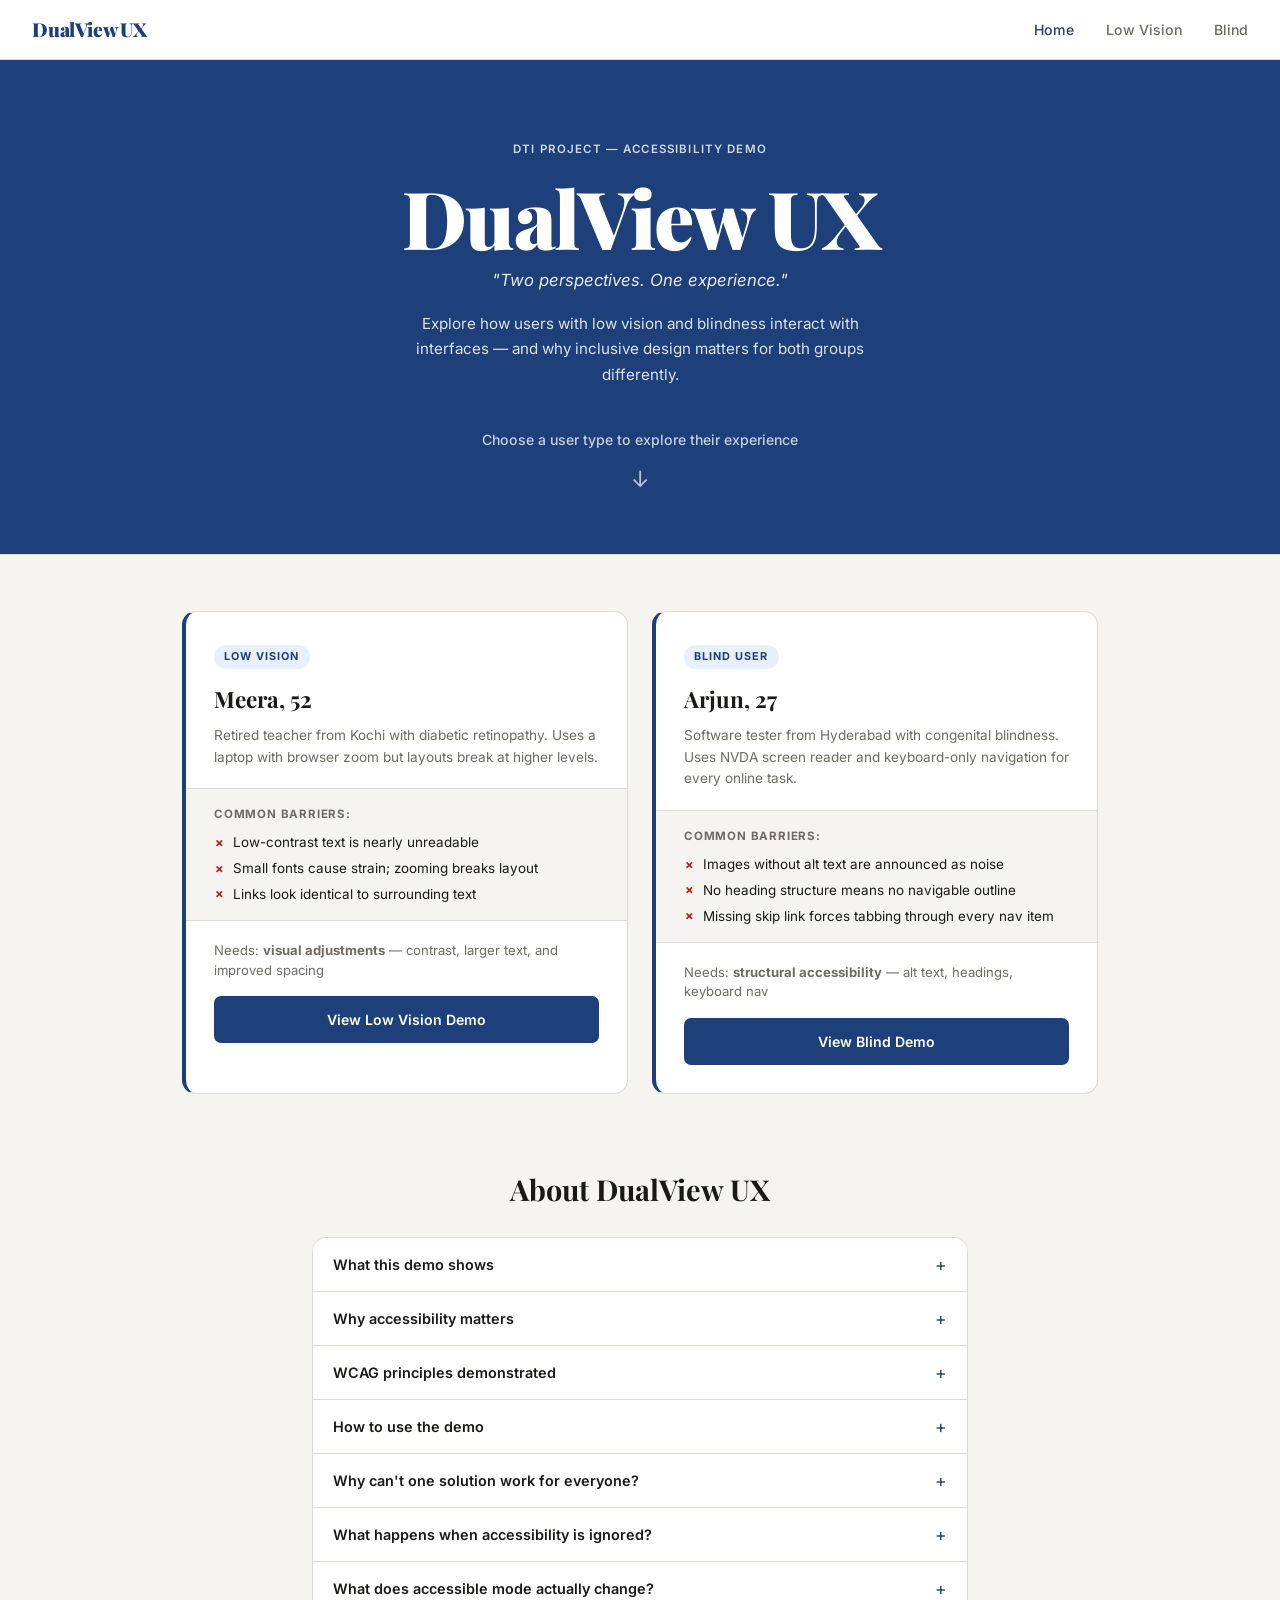
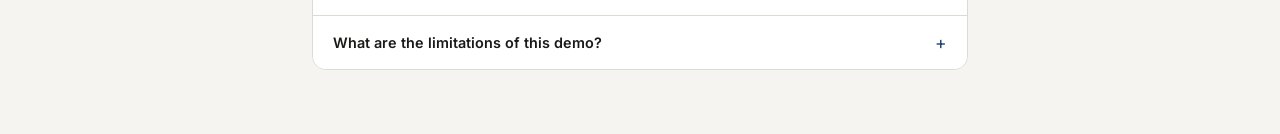
<file: index.html>
<!DOCTYPE html>
<html lang="en">
<head>
  <meta charset="UTF-8" />
  <meta name="viewport" content="width=device-width, initial-scale=1.0" />
  <title>DualView UX — Two perspectives. One experience.</title>
  <link rel="stylesheet" href="css/global.css" />
  <link rel="stylesheet" href="css/home.css" />
</head>
<body>

  <a href="#main" class="skip-link">Skip to main content</a>

  <header>
    <nav class="navbar" aria-label="Main navigation">
      <a href="index.html" class="nav-logo">DualView UX</a>
      <ul class="nav-links">
        <li><a href="index.html" aria-current="page">Home</a></li>
        <li><a href="low-vision.html">Low Vision</a></li>
        <li><a href="blind.html">Blind</a></li>
      </ul>
    </nav>
  </header>

  <main id="main">

    <!-- HERO -->
    <section class="home-hero" aria-labelledby="hero-h">
      <div class="hero-inner">
        <p class="hero-eyebrow">DTI Project — Accessibility Demo</p>
        <h1 id="hero-h">DualView UX</h1>
        <p class="hero-tagline">"Two perspectives. One experience."</p>
        <p class="hero-desc">
          Explore how users with low vision and blindness interact with interfaces — and
          why inclusive design matters for both groups differently.
        </p>
        <p class="hero-cta-hint">Choose a user type to explore their experience</p>
        <div class="hero-arrow" aria-hidden="true">&#8595;</div>
      </div>
    </section>

    <!-- PERSONA CARDS -->
    <section class="personas" id="personas" aria-labelledby="personas-h">
      <h2 id="personas-h" class="sr-only">User Perspectives</h2>

      <div class="persona-grid">

        <!-- LOW VISION -->
        <article class="persona-card pcard-lv" aria-labelledby="lv-h">
          <div class="pcard-top">
            <span class="ptag ptag-lv">Low Vision</span>
            <h3 id="lv-h">Meera, 52</h3>
            <p class="pbio">
              Retired teacher from Kochi with diabetic retinopathy. Uses a laptop
              with browser zoom but layouts break at higher levels.
            </p>
          </div>
          <div class="pcard-problems">
            <p class="problems-label">Common barriers:</p>
            <ul>
              <li>Low-contrast text is nearly unreadable</li>
              <li>Small fonts cause strain; zooming breaks layout</li>
              <li>Links look identical to surrounding text</li>
            </ul>
          </div>
          <div class="pcard-bottom">
            <p class="pcard-needs">Needs: <strong>visual adjustments</strong> — contrast, larger text, and improved spacing</p>
            <a href="low-vision.html" class="btn btn-primary pcard-btn">View Low Vision Demo</a>
          </div>
        </article>

        <!-- BLIND USER -->
        <article class="persona-card pcard-blind" aria-labelledby="blind-h">
          <div class="pcard-top">
            <span class="ptag ptag-blind">Blind User</span>
            <h3 id="blind-h">Arjun, 27</h3>
            <p class="pbio">
              Software tester from Hyderabad with congenital blindness. Uses NVDA
              screen reader and keyboard-only navigation for every online task.
            </p>
          </div>
          <div class="pcard-problems">
            <p class="problems-label">Common barriers:</p>
            <ul>
              <li>Images without alt text are announced as noise</li>
              <li>No heading structure means no navigable outline</li>
              <li>Missing skip link forces tabbing through every nav item</li>
            </ul>
          </div>
          <div class="pcard-bottom">
            <p class="pcard-needs">Needs: <strong>structural accessibility</strong> — alt text, headings, keyboard nav</p>
            <a href="blind.html" class="btn btn-primary pcard-btn">View Blind Demo</a>
          </div>
        </article>

      </div>
    </section>

    <!-- ABOUT ACCORDION -->
    <section class="about-section" id="about" aria-labelledby="about-h">
      <h2 id="about-h">About DualView UX</h2>

      <div class="accordion" role="list">

        <div class="accordion-item" role="listitem">
          <button class="accordion-btn" aria-expanded="false" aria-controls="acc-1">
            <span>What this demo shows</span>
            <span class="acc-icon" aria-hidden="true">+</span>
          </button>
          <div class="accordion-body" id="acc-1">
            <p>DualView UX demonstrates how the same interface can feel radically different depending on the type of visual impairment a user has. Each demo page starts in an inaccessible state and can be progressively improved using the controls panel.</p>
            <p style="margin-top:0.6rem;">The key insight: accessibility is not one-size-fits-all. A blind user needs structural changes (alt text, semantic HTML, keyboard navigation). A low vision user needs visual changes (contrast, font size, spacing). Both matter.</p>
          </div>
        </div>

        <div class="accordion-item" role="listitem">
          <button class="accordion-btn" aria-expanded="false" aria-controls="acc-2">
            <span>Why accessibility matters</span>
            <span class="acc-icon" aria-hidden="true">+</span>
          </button>
          <div class="accordion-body" id="acc-2">
            <ul>
              <li>246 million people globally live with moderate to severe vision impairment</li>
              <li>96.3% of home pages fail at least one WCAG accessibility check (WebAIM 2023)</li>
              <li>1 in 12 men has some form of colour vision deficiency</li>
              <li>Inaccessible interfaces exclude users from banking, healthcare, education, and commerce</li>
              <li>Accessibility improvements benefit all users — not just those with disabilities</li>
            </ul>
          </div>
        </div>

        <div class="accordion-item" role="listitem">
          <button class="accordion-btn" aria-expanded="false" aria-controls="acc-3">
            <span>WCAG principles demonstrated</span>
            <span class="acc-icon" aria-hidden="true">+</span>
          </button>
          <div class="accordion-body" id="acc-3">
            <ul>
              <li><strong>Contrast:</strong> Minimum 4.5:1 ratio for body text (WCAG AA)</li>
              <li><strong>Text scaling:</strong> Content must remain usable at 200% zoom</li>
              <li><strong>Keyboard navigation:</strong> All functionality available without a mouse</li>
              <li><strong>Alt text:</strong> Every meaningful image must have a text alternative</li>
              <li><strong>Semantic HTML:</strong> Correct heading hierarchy, landmarks, and labels</li>
            </ul>
          </div>
        </div>

        <div class="accordion-item" role="listitem">
          <button class="accordion-btn" aria-expanded="false" aria-controls="acc-4">
            <span>How to use the demo</span>
            <span class="acc-icon" aria-hidden="true">+</span>
          </button>
          <div class="accordion-body" id="acc-4">
            <ul>
              <li>Click a persona card above to open the relevant demo page</li>
              <li>Each demo starts in inaccessible mode — observe the default state</li>
              <li>Open the Accessibility panel (right side of screen) to toggle features</li>
              <li>Switch between Inaccessible and Accessible mode using the panel controls</li>
              <li>On the Blind demo: press Tab to explore keyboard navigation</li>
            </ul>
          </div>
        </div>

        <div class="accordion-item" role="listitem">
          <button class="accordion-btn" aria-expanded="false" aria-controls="acc-5">
            <span>Why can't one solution work for everyone?</span>
            <span class="acc-icon" aria-hidden="true">+</span>
          </button>
          <div class="accordion-body" id="acc-5">
            <p>Low vision and blindness are fundamentally different conditions. A person with low vision can see — but poorly. They benefit from larger text, better contrast, and clearer visual hierarchy. A blind user cannot rely on visuals at all. They navigate using a screen reader and keyboard, and need the underlying HTML to be correct — headings, labels, alt text, landmarks.</p>
            <p style="margin-top:0.5rem;">A website that adds high contrast solves nothing for a blind user. A website that adds alt text solves nothing for a low vision user who can see the image but cannot read a small caption. Both groups need different interventions.</p>
          </div>
        </div>

        <div class="accordion-item" role="listitem">
          <button class="accordion-btn" aria-expanded="false" aria-controls="acc-6">
            <span>What happens when accessibility is ignored?</span>
            <span class="acc-icon" aria-hidden="true">+</span>
          </button>
          <div class="accordion-body" id="acc-6">
            <ul>
              <li>Blind users hear "button, button, button" with no context about what each button does</li>
              <li>Low vision users zoom to 200% and the layout collapses, overlapping or hiding content</li>
              <li>Images are announced as "image" with no description — useless to a screen reader</li>
              <li>Forms become impossible — inputs have no labels, so the screen reader says "edit text, blank"</li>
              <li>Users cannot navigate by headings because the page uses styled divs instead of semantic HTML</li>
              <li>The result: users abandon the task and lose independence</li>
            </ul>
          </div>
        </div>

        <div class="accordion-item" role="listitem">
          <button class="accordion-btn" aria-expanded="false" aria-controls="acc-7">
            <span>What does accessible mode actually change?</span>
            <span class="acc-icon" aria-hidden="true">+</span>
          </button>
          <div class="accordion-body" id="acc-7">
            <p>On the Low Vision demo, accessible mode restores proper text contrast, increases font size, widens line spacing, and makes links visually distinct. These are CSS-level changes — no content rewriting needed.</p>
            <p style="margin-top:0.5rem;">On the Blind demo, it swaps vague alt text ("image") for descriptive alternatives, and changes button labels from "View product" to "View: [Product Name]" — so a screen reader user always knows what they are about to activate.</p>
          </div>
        </div>

        <div class="accordion-item" role="listitem">
          <button class="accordion-btn" aria-expanded="false" aria-controls="acc-8">
            <span>What are the limitations of this demo?</span>
            <span class="acc-icon" aria-hidden="true">+</span>
          </button>
          <div class="accordion-body" id="acc-8">
            <ul>
              <li>Based on secondary research and simulated personas — no formal user testing was conducted</li>
              <li>The "inaccessible" mode uses CSS to simulate poor design; the underlying HTML stays structurally valid</li>
              <li>Real screen reader behaviour varies by software (NVDA, JAWS, VoiceOver) and cannot be fully replicated in a browser</li>
              <li>The screen reader overlay shows the alt attribute content — not a full audio output simulation</li>
              <li>Keyboard navigation is demonstrated structurally but not exhaustively tested with assistive hardware</li>
            </ul>
          </div>
        </div>

      </div>
    </section>

  </main>

  <script src="js/global.js"></script>
  <script src="js/home.js"></script>

</body>
</html>
</file>
<file: css/global.css>
/* ============================================================
   GLOBAL.CSS — DualView UX
   Shared: reset, typography, navbar, accessibility system
   ============================================================ */

@import url('https://fonts.googleapis.com/css2?family=Inter:wght@300;400;500;600;700&family=Playfair+Display:wght@700;900&display=swap');

/* ---- DESIGN TOKENS ---- */
:root {
  --bg:           #f5f4f1;
  --surface:      #ffffff;
  --border:       #dddad4;
  --text:         #1a1918;
  --muted:        #6e6b65;
  --accent:       #1d3f7a;
  --accent-hover: #152e5e;
  --accent-light: #edf1fa;
  --danger:       #b91c1c;

  --ff-display: 'Playfair Display', Georgia, serif;
  --ff-body:    'Inter', system-ui, sans-serif;
  --fs-base:    17px;
  --lh-base:    1.65;

  --radius:    7px;
  --radius-lg: 14px;

  --shadow-sm: 0 1px 4px rgba(0,0,0,0.07);
  --shadow-md: 0 4px 16px rgba(0,0,0,0.10);
}

/* ---- RESET ---- */
*, *::before, *::after { box-sizing: border-box; margin: 0; padding: 0; }
html { scroll-behavior: smooth; }

body {
  font-family: var(--ff-body);
  font-size: var(--fs-base);
  line-height: var(--lh-base);
  color: var(--text);
  background: var(--bg);
  transition: background 0.3s, color 0.3s;
}

img { max-width: 100%; display: block; }
a   { color: var(--accent); }

*:focus-visible {
  outline: 3px solid var(--accent);
  outline-offset: 3px;
  border-radius: 3px;
}

/* ---- SKIP LINK ---- */
.skip-link {
  position: absolute;
  top: -80px;
  left: 1rem;
  background: var(--accent);
  color: #fff;
  padding: 0.5rem 1rem;
  border-radius: 0 0 var(--radius) var(--radius);
  text-decoration: none;
  font-weight: 600;
  font-size: 0.9rem;
  z-index: 9999;
  transition: top 0.2s;
}
.skip-link:focus { top: 0; }

/* ---- NAVBAR ---- */
header {
  position: sticky;
  top: 0;
  z-index: 700;
}

.navbar {
  display: flex;
  align-items: center;
  justify-content: space-between;
  padding: 0.85rem 2rem;
  background: var(--surface);
  border-bottom: 1px solid var(--border);
}

.nav-logo {
  font-family: var(--ff-display);
  font-size: 1.2rem;
  font-weight: 900;
  color: var(--accent);
  text-decoration: none;
  letter-spacing: -0.01em;
}

.nav-links {
  list-style: none;
  display: flex;
  gap: 2rem;
}

.nav-links a {
  text-decoration: none;
  font-size: 0.88rem;
  font-weight: 500;
  color: var(--muted);
  transition: color 0.15s;
}

.nav-links a:hover,
.nav-links a[aria-current="page"] { color: var(--accent); }

/* ---- MODE BAR — sticky below navbar (~52px tall) ---- */
.a11y-mode-bar {
  display: flex;
  justify-content: flex-end;
  align-items: center;
  padding: 0.5rem 1.5rem;
  background: var(--surface);
  border-bottom: 1px solid var(--border);
  gap: 0.75rem;
  position: sticky;
  top: 52px;
  z-index: 590;
}

.a11y-mode-bar .mode-label {
  font-size: 0.82rem;
  color: var(--muted);
}

.mode-pill {
  display: inline-flex;
  border: 1px solid var(--border);
  border-radius: 50px;
  overflow: hidden;
}

.mode-pill button {
  font-family: var(--ff-body);
  font-size: 0.78rem;
  font-weight: 600;
  padding: 0.3rem 0.9rem;
  border: none;
  background: transparent;
  color: var(--muted);
  cursor: pointer;
  transition: background 0.18s, color 0.18s;
}

.mode-pill button.active {
  background: var(--accent);
  color: #fff;
}

/* ---- SCREEN READER ONLY ---- */
.sr-only {
  position: absolute;
  width: 1px; height: 1px;
  padding: 0; margin: -1px;
  overflow: hidden;
  clip: rect(0,0,0,0);
  white-space: nowrap;
  border: 0;
}

/* ---- SHARED BUTTONS ---- */
.btn {
  display: inline-block;
  padding: 0.6rem 1.3rem;
  border-radius: var(--radius);
  font-family: var(--ff-body);
  font-size: 0.88rem;
  font-weight: 600;
  text-decoration: none;
  cursor: pointer;
  border: 2px solid transparent;
  transition: background 0.18s, color 0.18s, border-color 0.18s;
}

.btn-primary { background: var(--accent); color: #fff; }
.btn-primary:hover { background: var(--accent-hover); color: #fff; }

.btn-outline { background: transparent; color: var(--accent); border-color: var(--accent); }
.btn-outline:hover { background: var(--accent-light); }

/* ============================================================
   ACCESSIBILITY TOOLBAR
   ============================================================ */

.a11y-toolbar {
  position: fixed;
  right: 0;
  top: 54%;
  transform: translateY(-50%) translateX(245px);
  z-index: 800;
  display: flex;
  align-items: center;
  transition: transform 0.25s ease;
}

.a11y-toolbar.open {
  transform: translateY(-50%) translateX(0);
}

.a11y-tab-btn {
  background: var(--accent);
  color: #fff;
  border: 1px solid #fff;
  border-right: none;
  padding: 0.55rem 0.35rem;
  cursor: pointer;
  writing-mode: vertical-rl;
  font-family: var(--ff-body);
  font-size: 0.7rem;
  font-weight: 600;
  letter-spacing: 0.06em;
  border-radius: var(--radius) 0 0 var(--radius);
  min-height: 90px;
  display: flex;
  align-items: center;
  justify-content: center;
  transition: background 0.18s;
}

.a11y-tab-btn:hover { background: var(--accent-hover); }

.a11y-panel {
  background: var(--surface);
  border: 1px solid var(--border);
  border-right: none;
  border-radius: var(--radius-lg) 0 0 var(--radius-lg);
  box-shadow: var(--shadow-md);
  width: 245px;
  max-height: 86vh;
  overflow-y: auto;
  display: flex;
  flex-direction: column;
  pointer-events: none;
}

.a11y-panel.open { pointer-events: auto; }

.panel-header {
  display: flex;
  align-items: center;
  justify-content: space-between;
  padding: 0.8rem 1rem;
  border-bottom: 1px solid var(--border);
  position: sticky;
  top: 0;
  background: var(--surface);
  z-index: 1;
}

.panel-header h2 {
  font-size: 0.88rem;
  font-weight: 700;
  font-family: var(--ff-display);
  color: var(--text);
}

.panel-close {
  background: none;
  border: none;
  font-size: 1rem;
  cursor: pointer;
  color: var(--muted);
  padding: 0.15rem 0.3rem;
  border-radius: var(--radius);
}
.panel-close:hover { background: var(--bg); color: var(--text); }

.panel-body {
  padding: 0.9rem;
  display: flex;
  flex-direction: column;
  gap: 1rem;
}

.panel-group h3 {
  font-size: 0.62rem;
  font-weight: 700;
  letter-spacing: 0.1em;
  text-transform: uppercase;
  color: var(--muted);
  margin-bottom: 0.5rem;
  padding-bottom: 0.25rem;
  border-bottom: 1px solid var(--border);
}

/* Button groups inside panel */
.ctrl-group {
  display: flex;
  gap: 3px;
  flex-wrap: wrap;
}

.ctrl-group button {
  font-family: var(--ff-body);
  font-size: 0.76rem;
  font-weight: 600;
  padding: 0.26rem 0.55rem;
  border: 1px solid var(--border);
  border-radius: var(--radius);
  background: var(--surface);
  color: var(--text);
  cursor: pointer;
  transition: background 0.15s, color 0.15s;
}

.ctrl-group button:hover,
.ctrl-group button.active {
  background: var(--accent);
  color: #fff;
  border-color: var(--accent);
}

/* Toggle rows */
.toggle-row {
  display: flex;
  align-items: center;
  justify-content: space-between;
  padding: 0.22rem 0;
}

.toggle-label {
  font-size: 0.82rem;
  font-weight: 500;
  color: var(--text);
}

.sm-toggle {
  position: relative;
  width: 36px;
  height: 20px;
  flex-shrink: 0;
}
.sm-toggle input { opacity: 0; width: 0; height: 0; }

.sm-slider {
  position: absolute;
  inset: 0;
  background: #ccc;
  border-radius: 20px;
  cursor: pointer;
  transition: background 0.22s;
}
.sm-slider::before {
  content: "";
  position: absolute;
  width: 14px; height: 14px;
  left: 3px; top: 3px;
  background: #fff;
  border-radius: 50%;
  transition: transform 0.22s;
}
.sm-toggle input:checked + .sm-slider { background: var(--accent); }
.sm-toggle input:checked + .sm-slider::before { transform: translateX(16px); }

/* Reset button */
.panel-reset {
  margin: 0 0.9rem 0.9rem;
  padding: 0.48rem;
  width: calc(100% - 1.8rem);
  font-family: var(--ff-body);
  font-size: 0.8rem;
  font-weight: 600;
  background: var(--bg);
  border: 1px solid var(--border);
  border-radius: var(--radius);
  cursor: pointer;
  color: var(--text);
  transition: background 0.15s;
}
.panel-reset:hover { background: var(--border); }

/* ============================================================
   ACCESSIBILITY FEATURE CLASSES (toggled on <body>)
   ============================================================ */

/* HIGH CONTRAST */
body.high-contrast {
  --bg:      #000000;
  --surface: #000000;
  --border:  #ffffff;
  --text:    #ffffff;
  --muted:   #dddddd;
  --accent:  #ffee00;
  background: #000 !important;
  color: #fff !important;
}
body.high-contrast * {
  background-color: #000 !important;
  color: #fff !important;
  border-color: #fff !important;
}
body.high-contrast a { color: #ffee00 !important; text-decoration: underline !important; }
body.high-contrast .btn-primary,
body.high-contrast .a11y-tab-btn,
body.high-contrast .mode-pill button.active {
  background: #ffee00 !important;
  color: #000 !important;
  border-color: #fff !important;
}
body.high-contrast .a11y-panel { border: 2px solid #fff !important; }
body.high-contrast .navbar { border-bottom: 1px solid #fff !important; }

/* DARK MODE */
body.dark-mode {
  --bg:      #181818;
  --surface: #242424;
  --border:  #3a3a3a;
  --text:    #e8e8e8;
  --muted:   #aaaaaa;
  background: #181818;
  color: #e8e8e8;
}
body.dark-mode .navbar      { background: #242424; border-bottom-color: #3a3a3a; }
body.dark-mode .a11y-panel,
body.dark-mode .panel-header { background: #242424; border-color: #3a3a3a; }
body.dark-mode .a11y-mode-bar { background: #242424; border-bottom-color: #3a3a3a; }

/* HIGHLIGHT LINKS */
body.highlight-links a {
  text-decoration: underline !important;
  text-underline-offset: 3px;
  text-decoration-thickness: 2px !important;
  background: rgba(255, 230, 0, 0.25) !important;
  padding: 0 2px;
  border-radius: 2px;
  color: #000 !important;
}
body.high-contrast.highlight-links a {
  background: #ffee00 !important;
  color: #000 !important;
}

/* FONT SIZE — applied to page content only */
body.font-lg main  :not(.a11y-panel *):not(h1):not(h2):not(h3):not(h4):not(h5):not(h6),
body.font-lg article :not(.a11y-panel *):not(h1):not(h2):not(h3):not(h4):not(h5):not(h6),
body.font-lg section :not(.a11y-panel *):not(h1):not(h2):not(h3):not(h4):not(h5):not(h6) {
  font-size: 1em !important;
}

body.font-xl main  :not(.a11y-panel *):not(h1):not(h2):not(h3):not(h4):not(h5):not(h6),
body.font-xl article :not(.a11y-panel *):not(h1):not(h2):not(h3):not(h4):not(h5):not(h6),
body.font-xl section :not(.a11y-panel *):not(h1):not(h2):not(h3):not(h4):not(h5):not(h6) {
  font-size: 1.04em !important;
}

/* LINE SPACING */
body.spacing-wide   main, body.spacing-wide   article, body.spacing-wide   section { line-height: 1.9  !important; }
body.spacing-wider  main, body.spacing-wider  article, body.spacing-wider  section { line-height: 2.15 !important; }
body.spacing-wide   main *, body.spacing-wide   article *, body.spacing-wide   section * { line-height: inherit !important; }
body.spacing-wider  main *, body.spacing-wider  article *, body.spacing-wider  section * { line-height: inherit !important; }

/* FOCUS RINGS — hidden in inaccessible mode, visible in accessible mode (intentional) */
body.demo-bad *:focus-visible { outline: none; }

/* ============================================================
   RESPONSIVE
   ============================================================ */
@media (max-width: 700px) {
  .nav-links  { display: none; }
  .a11y-panel { width: 220px; }
}
</file>
<file: css/home.css>
/* ============================================================
   HOME.CSS — DualView UX Index Page
   ============================================================ */

/* ---- HERO ---- */
.home-hero {
  border-bottom: 1px solid var(--border);
  background: var(--accent);
}

.home-hero .hero-eyebrow,
.home-hero h1,
.home-hero .hero-tagline,
.home-hero .hero-desc,
.home-hero .hero-cta-hint { color: #fff; }

.home-hero .hero-eyebrow  { opacity: 0.8; }
.home-hero .hero-tagline  { opacity: 0.9; }
.home-hero .hero-desc     { opacity: 0.85; }
.home-hero .hero-cta-hint { opacity: 0.75; }
.home-hero .hero-arrow    { color: rgba(255,255,255,0.7); }

.hero-inner {
  max-width: 700px;
  margin: 0 auto;
  padding: 5rem 2rem 3.5rem;
  text-align: center;
}

.hero-eyebrow {
  font-size: 0.72rem;
  font-weight: 600;
  letter-spacing: 0.1em;
  text-transform: uppercase;
  color: var(--muted);
  margin-bottom: 1rem;
}

.hero-inner h1 {
  font-family: var(--ff-display);
  font-size: clamp(3rem, 7vw, 5rem);
  font-weight: 900;
  line-height: 1.05;
  color: white;
  margin-bottom: 0.5rem;
  letter-spacing: -0.02em;
}

.hero-tagline {
  font-size: 1.05rem;
  color: var(--muted);
  font-style: italic;
  margin-bottom: 1rem;
}

.hero-desc {
  font-size: 0.95rem;
  color: var(--muted);
  line-height: 1.7;
  max-width: 480px;
  margin: 0 auto 2.5rem;
}

.hero-cta-hint {
  font-size: 0.88rem;
  font-weight: 500;
  color: var(--muted);
  margin-bottom: 0.6rem;
}

.hero-arrow {
  font-size: 1.4rem;
  color: var(--accent);
  animation: bob 1.6s ease-in-out infinite;
}

@keyframes bob {
  0%, 100% { transform: translateY(0); }
  50%       { transform: translateY(6px); }
}

/* ---- PERSONA CARDS ---- */
.personas {
  max-width: 980px;
  margin: 0 auto;
  padding: 3.5rem 2rem;
}

.persona-grid {
  display: grid;
  grid-template-columns: 1fr 1fr;
  gap: 1.5rem;
}

.persona-card {
  background: var(--surface);
  border: 1px solid var(--border);
  border-radius: var(--radius-lg);
  display: flex;
  flex-direction: column;
  overflow: hidden;
}

.pcard-lv,
.pcard-blind { border-left: 4px solid #1d3f7a; }

.pcard-top { padding: 1.75rem 1.75rem 1.25rem; }

.ptag {
  display: inline-block;
  font-size: 0.68rem;
  font-weight: 700;
  letter-spacing: 0.09em;
  text-transform: uppercase;
  padding: 0.18rem 0.65rem;
  border-radius: 20px;
  margin-bottom: 0.8rem;
}

.ptag-lv,
.ptag-blind { background: #e8f0fe; color: #1d3f7a; }

.persona-card h3 {
  font-family: var(--ff-display);
  font-size: 1.4rem;
  font-weight: 700;
  margin-bottom: 0.4rem;
  color: var(--text);
}

.pbio {
  font-size: 0.85rem;
  color: var(--muted);
  line-height: 1.6;
}

.pcard-problems {
  padding: 1rem 1.75rem;
  background: var(--bg);
  border-top: 1px solid var(--border);
  border-bottom: 1px solid var(--border);
}

.problems-label {
  font-size: 0.72rem;
  font-weight: 700;
  letter-spacing: 0.07em;
  text-transform: uppercase;
  color: var(--muted);
  margin-bottom: 0.5rem;
}

.persona-card ul {
  list-style: none;
  display: flex;
  flex-direction: column;
  gap: 0.35rem;
}

.persona-card ul li {
  font-size: 0.84rem;
  color: var(--text);
  padding-left: 1.2rem;
  position: relative;
  line-height: 1.5;
}

.persona-card ul li::before {
  content: "✗";
  position: absolute;
  left: 0;
  color: var(--danger);
  font-weight: 700;
  font-size: 0.75rem;
  top: 0.1rem;
}

.pcard-bottom { padding: 1.25rem 1.75rem 1.75rem; }

.pcard-needs {
  font-size: 0.82rem;
  color: var(--muted);
  margin-bottom: 1rem;
  line-height: 1.5;
}

.pcard-btn { width: 100%; text-align: center; }

/* ---- ABOUT ACCORDION ---- */
.about-section {
  max-width: 720px;
  margin: 0 auto;
  padding: 1rem 2rem 4rem;
}

.about-section h2 {
  font-family: var(--ff-display);
  font-size: 1.8rem;
  font-weight: 700;
  text-align: center;
  margin-bottom: 1.5rem;
  color: var(--text);
}

.accordion {
  border: 1px solid var(--border);
  border-radius: var(--radius-lg);
  overflow: hidden;
  background: var(--surface);
}

.accordion-item { border-bottom: 1px solid var(--border); }
.accordion-item:last-child { border-bottom: none; }

.accordion-btn {
  width: 100%;
  text-align: left;
  background: var(--surface);
  border: none;
  padding: 1rem 1.25rem;
  font-family: var(--ff-body);
  font-size: 0.9rem;
  font-weight: 600;
  color: var(--text);
  cursor: pointer;
  display: flex;
  justify-content: space-between;
  align-items: center;
  gap: 0.5rem;
  transition: background 0.15s;
}

.accordion-btn:hover { background: var(--bg); }

.acc-icon {
  color: var(--accent);
  font-size: 1.1rem;
  font-weight: 400;
  flex-shrink: 0;
  transition: transform 0.25s ease;
  display: inline-block;
}

.accordion-btn[aria-expanded="true"] .acc-icon { transform: rotate(45deg); }

.accordion-body {
  overflow: hidden;
  max-height: 0;
  transition: max-height 0.3s ease, padding 0.25s ease;
  padding: 0 1.25rem;
  background: var(--surface);
  font-size: 0.86rem;
  color: var(--muted);
  line-height: 1.7;
}

.accordion-body.open {
  max-height: 400px;
  padding: 0 1.25rem 1rem;
}

.accordion-body ul { padding-left: 1.1rem; margin-top: 0.3rem; }
.accordion-body ul li { margin-bottom: 0.3rem; }
.accordion-body p + p { margin-top: 0.5rem; }

/* ---- RESPONSIVE ---- */
@media (max-width: 680px) {
  .persona-grid { grid-template-columns: 1fr; }
}
</file>
